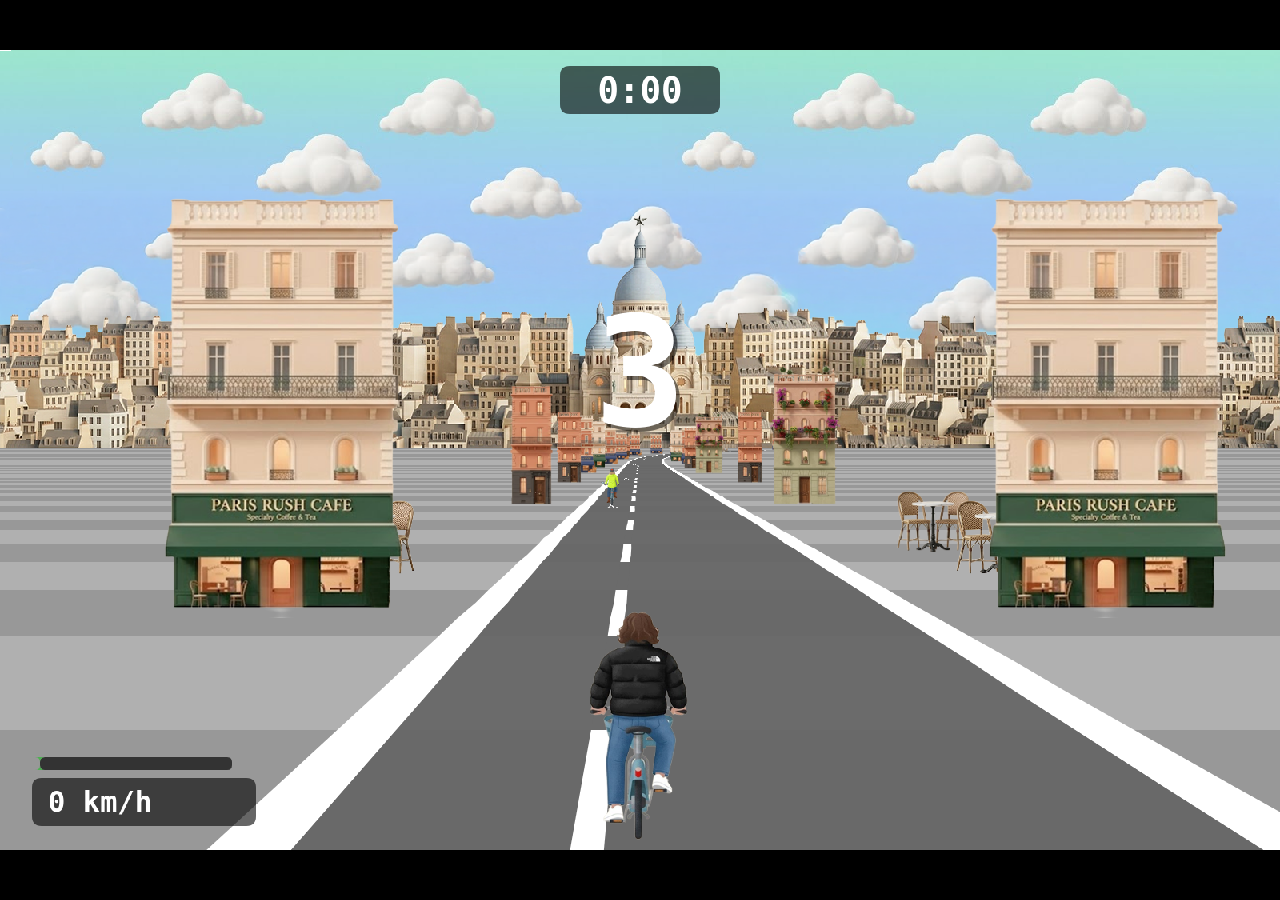
<file: index.html>
<!DOCTYPE html>
<html lang="en">
<head>
  <meta charset="UTF-8">
  <meta name="viewport" content="width=device-width, initial-scale=1.0, maximum-scale=1.0, user-scalable=no">
  <title>Paris Velo Rush</title>
  <link rel="stylesheet" href="css/style.css">
</head>
<body>
  <canvas id="game"></canvas>
  <div id="landscape-hint">Please rotate your device to landscape mode 🚲</div>

  <script src="js/constants.js"></script>
  <script src="js/util.js"></script>
  <script src="js/road.js"></script>
  <script src="js/placeholder.js"></script>
  <script src="js/loader.js"></script>
  <script src="js/input.js"></script>
  <script src="js/render.js"></script>
  <script src="js/hud.js"></script>
  <script src="js/npc.js"></script>
  <script src="js/game.js"></script>
</body>
</html>
</file>
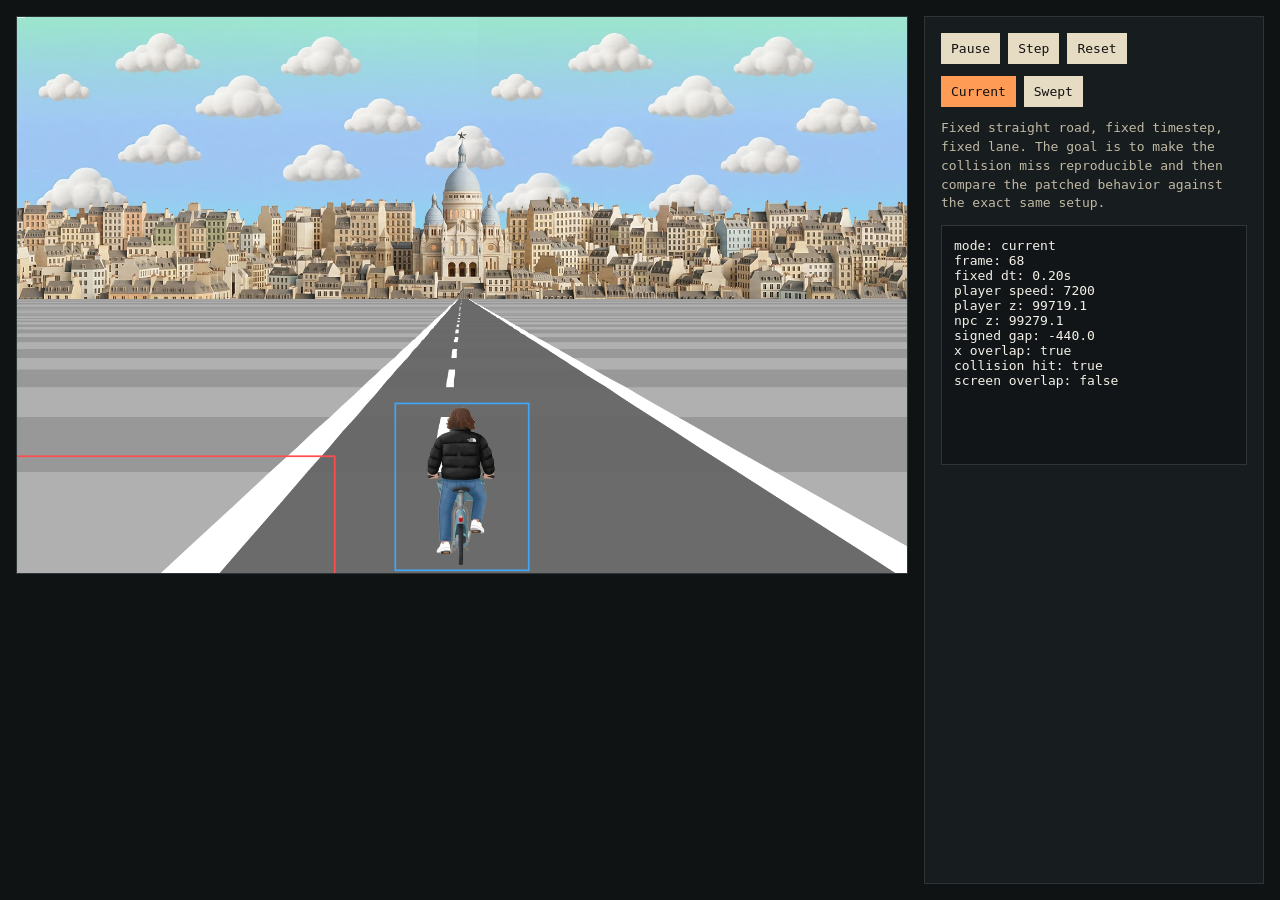
<file: sandbox.html>
<!DOCTYPE html>
<html lang="en">
<head>
  <meta charset="UTF-8">
  <title>Paris Velo Collision Sandbox</title>
  <style>
    * { box-sizing: border-box; margin: 0; padding: 0; }
    body {
      background: #101314;
      color: #f3f1e8;
      display: grid;
      font-family: monospace;
      gap: 16px;
      grid-template-columns: minmax(0, 1600px) 340px;
      justify-content: center;
      min-height: 100vh;
      padding: 16px;
    }
    canvas {
      background: #000;
      border: 1px solid #2e3538;
      height: auto;
      max-width: 100%;
      width: 100%;
    }
    .panel {
      background: #171c1e;
      border: 1px solid #2e3538;
      display: flex;
      flex-direction: column;
      gap: 12px;
      padding: 16px;
    }
    .row {
      display: flex;
      gap: 8px;
    }
    button {
      background: #e6dbc3;
      border: 0;
      color: #111;
      cursor: pointer;
      font: inherit;
      padding: 8px 10px;
    }
    button.active {
      background: #ff9b54;
    }
    .note {
      color: #c0b9a5;
      line-height: 1.45;
    }
    .debug {
      background: #111517;
      border: 1px solid #2e3538;
      min-height: 240px;
      padding: 12px;
      white-space: pre-wrap;
    }
  </style>
</head>
<body>
  <canvas id="game"></canvas>

  <aside class="panel">
    <div class="row">
      <button id="toggle">Pause</button>
      <button id="step">Step</button>
      <button id="reset">Reset</button>
    </div>
    <div class="row">
      <button id="mode-current" class="active">Current</button>
      <button id="mode-swept">Swept</button>
    </div>
    <div class="note">
      Fixed straight road, fixed timestep, fixed lane.
      The goal is to make the collision miss reproducible and then compare the patched behavior against the exact same setup.
    </div>
    <div id="debug" class="debug"></div>
  </aside>

  <script src="js/constants.js"></script>
  <script src="js/util.js"></script>
  <script src="js/road.js"></script>
  <script src="js/placeholder.js"></script>
  <script src="js/loader.js"></script>
  <script src="js/render.js"></script>
  <script src="js/npc.js"></script>

  <script>
  window.addEventListener('DOMContentLoaded', function() {
    var canvas = document.getElementById('game');
    var debugEl = document.getElementById('debug');
    var toggleBtn = document.getElementById('toggle');
    var stepBtn = document.getElementById('step');
    var resetBtn = document.getElementById('reset');
    var currentBtn = document.getElementById('mode-current');
    var sweptBtn = document.getElementById('mode-swept');

    canvas.width = PVR.WIDTH;
    canvas.height = PVR.HEIGHT;
    PVR.Render.init(canvas.getContext('2d'));

    var Sandbox = {
      mode: 'current',
      running: true,
      fixedDt: 0.2,
      frame: 0,
      player: null,
      lastHit: false,
      lastDz: 0,
      lastScreenOverlap: false,
      lastNpcRect: null,
      lastPlayerRect: null
    };

    function buildStraightTrack() {
      PVR.Road.resetSegments();
      PVR.Road.addStraight(400);
      PVR.Road.trackLength = PVR.Road.segments.length * PVR.ROAD.SEGMENT_LENGTH;
    }

    function resetScenario() {
      buildStraightTrack();
      PVR.NPC.reset();
      PVR.NPC.spawnRival(PVR.ROAD.PLAYER_Z + 520);

      Sandbox.player = {
        position: 0,
        speed: PVR.SPEED.MAX,
        playerX: PVR.LANE.CYCLE_CENTER
      };
      Sandbox.frame = 0;
      Sandbox.lastHit = false;
      Sandbox.lastDz = PVR.NPC.list[0].z - (Sandbox.player.position + PVR.ROAD.PLAYER_Z);
      Sandbox.lastScreenOverlap = false;
      Sandbox.lastNpcRect = null;
      Sandbox.lastPlayerRect = null;
      render();
    }

    function getPlayerRect() {
      var img = PVR.Assets.player_straight;
      if (!img) return null;
      var spriteScale = 0.75;
      var destW = img.width * spriteScale;
      var destH = img.height * spriteScale;
      return {
        x: PVR.WIDTH / 2 - destW / 2,
        y: PVR.HEIGHT - destH - 5,
        w: destW,
        h: destH
      };
    }

    function getNpcRect(baseSegment, playerY, npc) {
      var seg = PVR.Road.findSegment(npc.z);
      var segPercent = PVR.Util.percentRemaining(npc.z, PVR.ROAD.SEGMENT_LENGTH);
      var looped = seg.index < baseSegment.index;
      var camX = Sandbox.player.playerX * PVR.ROAD.WIDTH / 2;
      var camY = PVR.ROAD.CAMERA_HEIGHT + playerY;
      var camZ = Sandbox.player.position - (looped ? PVR.Road.trackLength : 0);

      PVR.Util.project(seg.p1, camX, camY, camZ, PVR.ROAD.CAMERA_DEPTH, PVR.WIDTH, PVR.HEIGHT, PVR.ROAD.WIDTH);
      PVR.Util.project(seg.p2, camX, camY, camZ, PVR.ROAD.CAMERA_DEPTH, PVR.WIDTH, PVR.HEIGHT, PVR.ROAD.WIDTH);

      var img = PVR.Assets[npc.sprite];
      if (!img || seg.p1.camera.z <= PVR.ROAD.CAMERA_DEPTH || seg.p2.camera.z <= PVR.ROAD.CAMERA_DEPTH) {
        return null;
      }

      var scale = PVR.Util.interpolate(seg.p1.screen.scale, seg.p2.screen.scale, segPercent);
      var roadX = PVR.Util.interpolate(seg.p1.screen.x, seg.p2.screen.x, segPercent);
      var roadY = PVR.Util.interpolate(seg.p1.screen.y, seg.p2.screen.y, segPercent);
      var roadW = PVR.Util.interpolate(seg.p1.screen.w, seg.p2.screen.w, segPercent);
      var spriteScale = scale * PVR.ROAD.WIDTH * 1.4;
      var destW = img.width * spriteScale;
      var destH = img.height * spriteScale;

      return {
        x: roadX + (roadW * npc.offset) - destW / 2,
        y: roadY - destH,
        w: destW,
        h: destH
      };
    }

    function rectOverlap(a, b) {
      if (!a || !b) return false;
      return !(a.x + a.w < b.x || b.x + b.w < a.x || a.y + a.h < b.y || b.y + b.h < a.y);
    }

    function stepSimulation() {
      var dt = Sandbox.fixedDt;
      var player = Sandbox.player;
      var trackLength = PVR.Road.trackLength;
      var startPlayerZ = player.position + PVR.ROAD.PLAYER_Z;

      if (Sandbox.mode === 'current') {
        player.position = PVR.Util.increase(player.position, dt * player.speed, trackLength);
        PVR.NPC.update(dt, trackLength);

        var hitNpc = PVR.NPC.checkCollision(player.position + PVR.ROAD.PLAYER_Z, player.playerX, trackLength);
        if (hitNpc && player.speed > hitNpc.speed) {
          player.speed = hitNpc.speed;
        }
        Sandbox.lastHit = !!hitNpc;
      } else {
        PVR.NPC.update(dt, trackLength);
        player.position = PVR.Util.increase(player.position, dt * player.speed, trackLength);

        var playerSegment = PVR.Road.findSegment(player.position + PVR.ROAD.PLAYER_Z);
        var playerPercent = PVR.Util.percentRemaining(player.position + PVR.ROAD.PLAYER_Z, PVR.ROAD.SEGMENT_LENGTH);
        var playerY = PVR.Util.interpolate(playerSegment.p1.world.y, playerSegment.p2.world.y, playerPercent);
        var playerMetrics = PVR.Render.playerMetrics();
        var resolvedNpc = null;

        for (var i = 0; i < PVR.NPC.list.length; i++) {
          var npc = PVR.NPC.list[i];
          var gap = PVR.NPC.signedDistance(player.position + PVR.ROAD.PLAYER_Z, npc.z, trackLength);
          if (Math.abs(gap) > PVR.NPC_CONFIG.Z_PROXIMITY) continue;
          var npcMetrics = PVR.Render.npcMetrics(npc, player.playerX, player.position, playerY);
          if (!npcMetrics || !playerMetrics) continue;
          if (!PVR.Render.rectOverlap(playerMetrics.hitbox, npcMetrics.hitbox)) continue;
          resolvedNpc = npc;
          break;
        }

        if (resolvedNpc && player.speed > resolvedNpc.speed) {
          player.speed = resolvedNpc.speed;
          player.position = PVR.Util.increase(resolvedNpc.z, -PVR.ROAD.PLAYER_Z, trackLength);
        }
        Sandbox.lastHit = !!resolvedNpc;
      }

      var npc = PVR.NPC.list[0];
      Sandbox.lastDz = PVR.NPC.signedDistance(player.position + PVR.ROAD.PLAYER_Z, npc.z, trackLength);
      Sandbox.frame += 1;
      render();
    }

    function render() {
      var ctx = PVR.Render.ctx;
      var player = Sandbox.player;
      var npc = PVR.NPC.list[0];

      PVR.Render.clear();
      PVR.Render.background(0, 0, 0);

      var baseSegment = PVR.Road.findSegment(player.position);
      var basePercent = PVR.Util.percentRemaining(player.position, PVR.ROAD.SEGMENT_LENGTH);
      var playerSegment = PVR.Road.findSegment(player.position + PVR.ROAD.PLAYER_Z);
      var playerPercent = PVR.Util.percentRemaining(player.position + PVR.ROAD.PLAYER_Z, PVR.ROAD.SEGMENT_LENGTH);
      var playerY = PVR.Util.interpolate(playerSegment.p1.world.y, playerSegment.p2.world.y, playerPercent);

      var maxy = PVR.HEIGHT;
      var x = 0;
      var dx = -(baseSegment.curve * basePercent);
      var segments = PVR.Road.segments;
      var segCount = segments.length;
      var visibleSegments = [];

      for (var n = 0; n < PVR.ROAD.DRAW_DISTANCE; n++) {
        var segIndex = (baseSegment.index + n) % segCount;
        var segment = segments[segIndex];
        var looped = segIndex < baseSegment.index;
        var camX = player.playerX * PVR.ROAD.WIDTH / 2;
        var camY = PVR.ROAD.CAMERA_HEIGHT + playerY;
        var camZ = player.position - (looped ? PVR.Road.trackLength : 0);

        PVR.Util.project(segment.p1, camX - x, camY, camZ, PVR.ROAD.CAMERA_DEPTH, PVR.WIDTH, PVR.HEIGHT, PVR.ROAD.WIDTH);
        PVR.Util.project(segment.p2, camX - x - dx, camY, camZ, PVR.ROAD.CAMERA_DEPTH, PVR.WIDTH, PVR.HEIGHT, PVR.ROAD.WIDTH);

        x += dx;
        dx += segment.curve;

        if ((segment.p1.camera.z <= PVR.ROAD.CAMERA_DEPTH) ||
            (segment.p2.screen.y >= segment.p1.screen.y) ||
            (segment.p2.screen.y >= maxy)) {
          continue;
        }

        PVR.Render.segment(
          segment.p1.screen.x, segment.p1.screen.y, segment.p1.screen.w,
          segment.p2.screen.x, segment.p2.screen.y, segment.p2.screen.w,
          1, segment.color
        );

        visibleSegments.push(segment);
        maxy = segment.p2.screen.y;
      }

      PVR.Render.drawRoadsideSprites(visibleSegments.slice().reverse());
      PVR.Render.player(player.speed, PVR.SPEED.MAX, 0, 0, 0, '');

      Sandbox.lastPlayerRect = getPlayerRect();
      Sandbox.lastNpcRect = getNpcRect(baseSegment, playerY, npc);
      Sandbox.lastScreenOverlap = rectOverlap(Sandbox.lastPlayerRect, Sandbox.lastNpcRect);

      if (Sandbox.lastNpcRect) {
        ctx.strokeStyle = Sandbox.lastHit ? '#FF4D4D' : '#FFD54F';
        ctx.lineWidth = 3;
        ctx.strokeRect(Sandbox.lastNpcRect.x, Sandbox.lastNpcRect.y, Sandbox.lastNpcRect.w, Sandbox.lastNpcRect.h);
      }

      if (Sandbox.lastPlayerRect) {
        ctx.strokeStyle = Sandbox.lastScreenOverlap ? '#00E676' : '#42A5F5';
        ctx.lineWidth = 3;
        ctx.strokeRect(Sandbox.lastPlayerRect.x, Sandbox.lastPlayerRect.y, Sandbox.lastPlayerRect.w, Sandbox.lastPlayerRect.h);
      }

      debugEl.textContent = [
        'mode: ' + Sandbox.mode,
        'frame: ' + Sandbox.frame,
        'fixed dt: ' + Sandbox.fixedDt.toFixed(2) + 's',
        'player speed: ' + Sandbox.player.speed.toFixed(0),
        'player z: ' + (Sandbox.player.position + PVR.ROAD.PLAYER_Z).toFixed(1),
        'npc z: ' + npc.z.toFixed(1),
        'signed gap: ' + Sandbox.lastDz.toFixed(1),
        'x overlap: ' + PVR.Util.overlap(Sandbox.player.playerX, PVR.NPC_CONFIG.PLAYER_WIDTH, npc.offset, npc.w, PVR.NPC_CONFIG.OVERLAP_PERCENT),
        'collision hit: ' + Sandbox.lastHit,
        'screen overlap: ' + Sandbox.lastScreenOverlap
      ].join('\n');
    }

    function loop() {
      if (Sandbox.running) {
        stepSimulation();
      }
      requestAnimationFrame(loop);
    }

    function setMode(mode) {
      Sandbox.mode = mode;
      currentBtn.classList.toggle('active', mode === 'current');
      sweptBtn.classList.toggle('active', mode === 'swept');
      resetScenario();
    }

    toggleBtn.addEventListener('click', function() {
      Sandbox.running = !Sandbox.running;
      toggleBtn.textContent = Sandbox.running ? 'Pause' : 'Run';
    });

    stepBtn.addEventListener('click', function() {
      Sandbox.running = false;
      toggleBtn.textContent = 'Run';
      stepSimulation();
    });

    resetBtn.addEventListener('click', resetScenario);
    currentBtn.addEventListener('click', function() { setMode('current'); });
    sweptBtn.addEventListener('click', function() { setMode('swept'); });

    PVR.Loader.load(function() {
      resetScenario();
      loop();
    });
  });
  </script>
</body>
</html>
</file>
<file: css/style.css>
* {
  margin: 0;
  padding: 0;
  box-sizing: border-box;
}

html, body {
  width: 100%;
  height: 100%;
  overflow: hidden;
  background: #000;
  display: flex;
  align-items: center;
  justify-content: center;
}

canvas#game {
  display: block;
  image-rendering: pixelated;
  image-rendering: crisp-edges;
  touch-action: none;
  max-width: 100vw;
  max-height: 100vh;
  width: auto;
  height: auto;
  aspect-ratio: 3200 / 2000;
}

@media (max-aspect-ratio: 8/5) {
  canvas#game {
    width: 100vw;
    height: auto;
  }
}

@media (min-aspect-ratio: 8/5) {
  canvas#game {
    width: auto;
    height: 100vh;
  }
}

#landscape-hint {
  display: none;
  position: fixed;
  inset: 0;
  background: rgba(0, 0, 0, 0.9);
  color: #fff;
  font-family: monospace;
  font-size: 18px;
  align-items: center;
  justify-content: center;
  text-align: center;
  z-index: 100;
  padding: 20px;
}

@media (orientation: portrait) and (max-width: 768px) {
  #landscape-hint {
    display: flex;
  }
}
</file>
